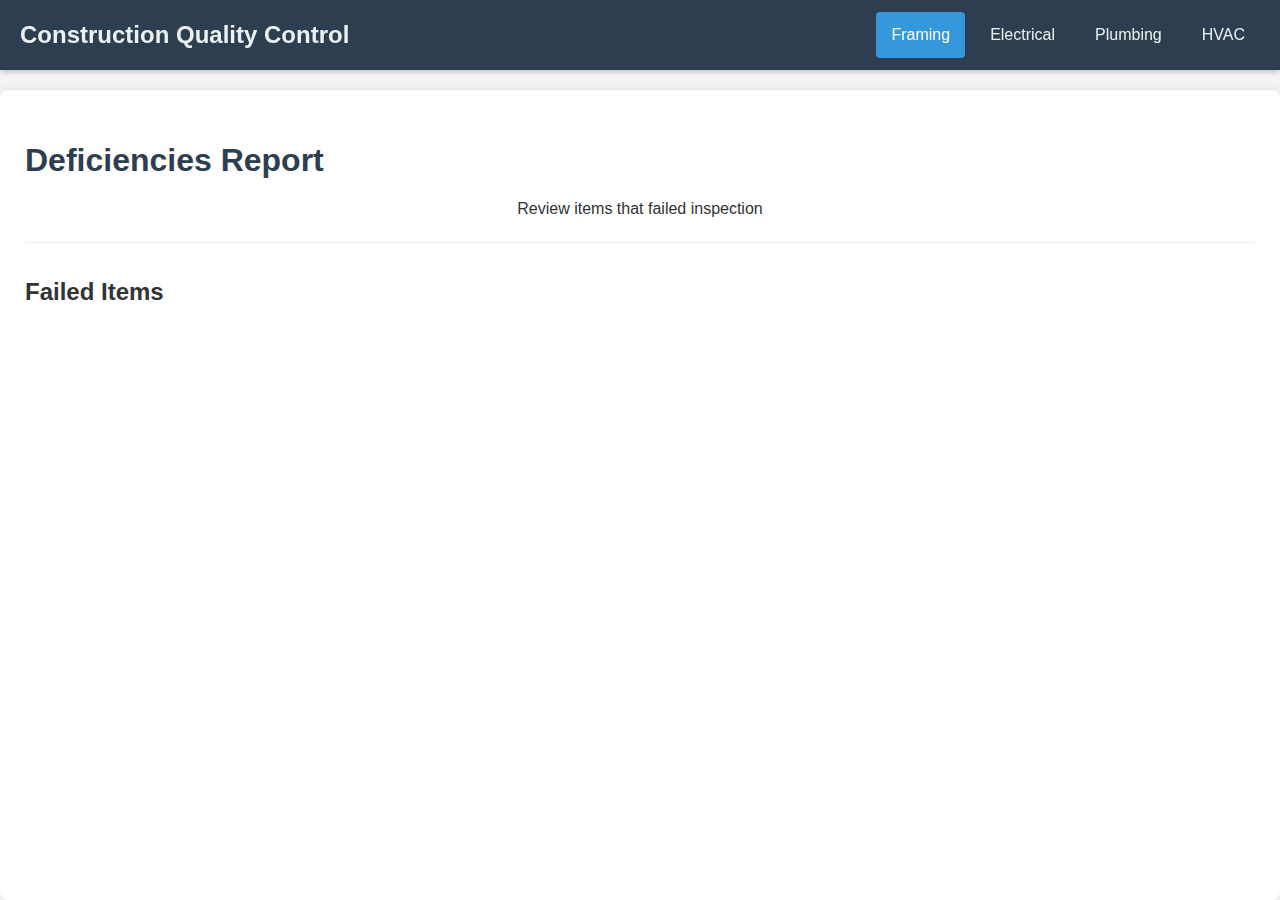
<file: final_layout_test.html>
<!DOCTYPE html>
<html lang="en">
<head>
    <meta charset="UTF-8">
    <meta name="viewport" content="width=device-width, initial-scale=1.0">
    <title>Final Test - Deficiencies Page Layout</title>
    <link rel="stylesheet" href="css/style.css">
</head>
<body>
    <nav class="navbar">
        <div class="nav-brand">
            <span class="company-banner">Construction Quality Control</span>
        </div>
        <div class="nav-tabs">
            <a href="framing-reports.html" class="nav-tab active">Framing</a>
            <a href="#" class="nav-tab">Electrical</a>
            <a href="#" class="nav-tab">Plumbing</a>
            <a href="#" class="nav-tab">HVAC</a>
        </div>
    </nav>

    <div class="container">
        <header>
            <div class="header-flex">
                <h1>Deficiencies Report</h1>
            </div>
            <p>Review items that failed inspection</p>
        </header>

        <main>
            <div class="deficiencies-list">
                <h2>Failed Items</h2>
                <div id="deficiencies-container">
                    <!-- Deficiencies will be loaded here -->
                </div>
            </div>
        </main>
    </div>

    <script>
        // Sample inspection items
        const sampleItems = [
            { id: 1, name: "Wall Plate Alignment", description: "Check that wall plates are properly aligned" },
            { id: 2, name: "Stud Spacing", description: "Verify studs are spaced correctly (16\" or 24\" OC)" },
            { id: 3, name: "Top Plate Overlap", description: "Ensure top plates overlap at corners and T-joints" },
            { id: 4, name: "Bracing Installation", description: "Check that bracing is properly installed" },
            { id: 5, name: "Rough Opening Dimensions", description: "Verify door/window openings are correct size" },
            { id: 6, name: "Header Installation", description: "Check headers are properly sized and installed" },
            { id: 7, name: "Sill Sealing", description: "Ensure sill plates are properly sealed" },
            { id: 8, name: "Lateral Restraint", description: "Verify lateral restraint is properly installed" }
        ];

        // Mock localStorage data for testing
        localStorage.setItem('inspectionResults', JSON.stringify({
            1: 'fail',
            2: 'fail',
            3: 'pass'
        }));
        
        localStorage.setItem('storedDeficiencyDescriptions', JSON.stringify({
            1: ['Wall plate not properly aligned with foundation anchor bolts', 'Gap exceeds 1/4 inch tolerance'],
            2: ['Studs spaced at 18" OC instead of required 16" OC']
        }));

        // DOM elements
        const deficienciesContainer = document.getElementById('deficiencies-container');

        // Get saved results and find failed items
        const savedResults = JSON.parse(localStorage.getItem('inspectionResults') || '{}');
        const storedDescriptions = JSON.parse(localStorage.getItem('storedDeficiencyDescriptions') || '{}');
        const failedItems = sampleItems.filter(item => savedResults[item.id] === 'fail');

        // Clear the container
        deficienciesContainer.innerHTML = '';

        if (failedItems.length === 0) {
            deficienciesContainer.innerHTML = '<p>No deficiencies found. All items have passed inspection.</p>';
            return;
        }

        // Create and display failed items
        failedItems.forEach(item => {
            const itemElement = document.createElement('div');
            itemElement.className = 'deficiency-item';

            // Get any stored descriptions for this item
            const descriptions = storedDescriptions[item.id] || [];
            let descriptionHTML = `<div class="deficiency-description">${item.description}</div>`;

            if (descriptions.length > 0) {
                // Create collapsible section for additional descriptions
                descriptionHTML += `
                    <div class="additional-descriptions-container">
                        <div class="additional-descriptions-header">
                            <h4>Additional Details</h4>
                            <button type="button" class="toggle-button" data-target="additional-descriptions-content-${item.id}">
                                <span class="toggle-icon">▼</span>
                            </button>
                        </div>
                        <div id="additional-descriptions-content-${item.id}" class="additional-descriptions-content">
                `;
                
                descriptions.forEach(desc => {
                    descriptionHTML += `<div class="additional-description"><p>${desc}</p></div>`;
                });
                
                descriptionHTML += `
                        </div>
                    </div>
                `;
            } else {
                descriptionHTML += '<div class="additional-descriptions"></div>'; // Empty container if no descriptions
            }

            itemElement.innerHTML = `
                <div class="deficiency-header">
                    <div class="deficiency-name">${item.name}</div>
                    <span class="status-badge status-fail">FAILED</span>
                </div>
                <div class="deficiency-description">${item.description}</div>
                <div class="deficiency-content-wrapper">
                    ${descriptionHTML.replace(`<div class="deficiency-description">${item.description}</div>`, '')}
                </div>
            `;

            deficienciesContainer.appendChild(itemElement);
            
            // Add toggle functionality for additional descriptions if they exist
            if (descriptions.length > 0) {
                const toggleButton = itemElement.querySelector(`.additional-descriptions-header .toggle-button`);
                if (toggleButton) {
                    toggleButton.addEventListener('click', function() {
                        const targetId = this.getAttribute('data-target');
                        const targetElement = document.getElementById(targetId);
                        
                        if (targetElement.style.display === 'none') {
                            targetElement.style.display = 'block';
                            this.querySelector('.toggle-icon').textContent = '▼';
                        } else {
                            targetElement.style.display = 'none';
                            this.querySelector('.toggle-icon').textContent = '▶';
                        }
                    });
                }
            }
        });

        // Initialize collapsible sections
        document.addEventListener('DOMContentLoaded', function() {
            // Set initial state for all toggle icons to collapsed (▶)
            const toggleIcons = document.querySelectorAll('.toggle-icon');
            toggleIcons.forEach(icon => {
                if (!icon.dataset.initialized) {
                    icon.textContent = '▶'; // Default to collapsed
                    icon.dataset.initialized = 'true';
                }
            });
            
            // Also hide the content sections by default
            const contentSections = document.querySelectorAll('.deficiency-content, .deficiency-display-content, .additional-descriptions-content');
            contentSections.forEach(section => {
                section.style.display = 'none';
            });
        });
    </script>
</body>
</html>
</file>
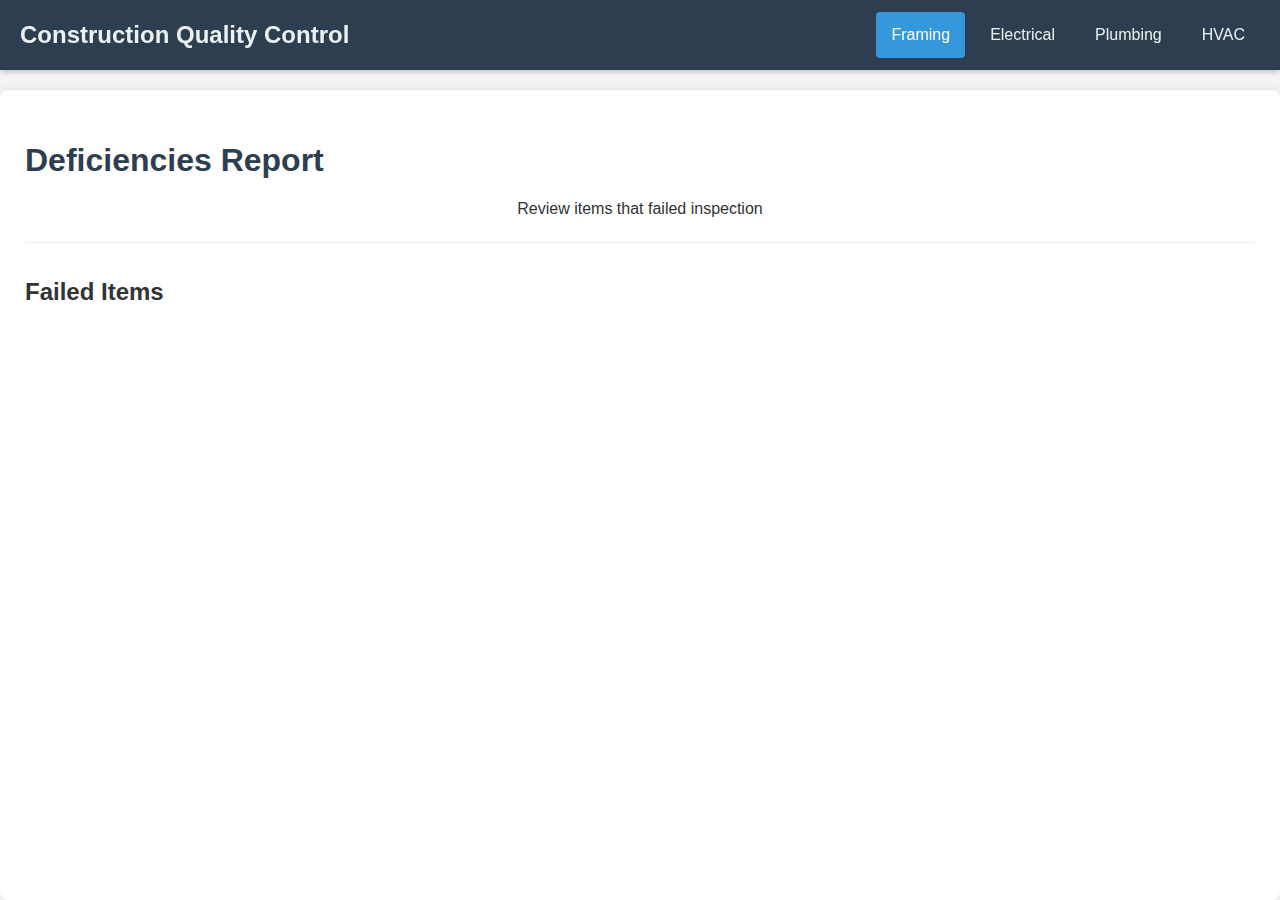
<file: test_deficiencies.html>
<!DOCTYPE html>
<html lang="en">
<head>
    <meta charset="UTF-8">
    <meta name="viewport" content="width=device-width, initial-scale=1.0">
    <title>Test Deficiencies Page</title>
    <link rel="stylesheet" href="css/style.css">
</head>
<body>
    <nav class="navbar">
        <div class="nav-brand">
            <span class="company-banner">Construction Quality Control</span>
        </div>
        <div class="nav-tabs">
            <a href="framing-reports.html" class="nav-tab active">Framing</a>
            <a href="#" class="nav-tab">Electrical</a>
            <a href="#" class="nav-tab">Plumbing</a>
            <a href="#" class="nav-tab">HVAC</a>
        </div>
    </nav>

    <div class="container">
        <header>
            <div class="header-flex">
                <h1>Deficiencies Report</h1>
            </div>
            <p>Review items that failed inspection</p>
        </header>

        <main>
            <div class="deficiencies-list">
                <h2>Failed Items</h2>
                <div id="deficiencies-container">
                    <!-- Deficiencies will be loaded here -->
                </div>
            </div>
        </main>
    </div>

    <script>
        // Sample inspection items
        const sampleItems = [
            { id: 1, name: "Wall Plate Alignment", description: "Check that wall plates are properly aligned" },
            { id: 2, name: "Stud Spacing", description: "Verify studs are spaced correctly (16\" or 24\" OC)" },
            { id: 3, name: "Top Plate Overlap", description: "Ensure top plates overlap at corners and T-joints" },
            { id: 4, name: "Bracing Installation", description: "Check that bracing is properly installed" },
            { id: 5, name: "Rough Opening Dimensions", description: "Verify door/window openings are correct size" },
            { id: 6, name: "Header Installation", description: "Check headers are properly sized and installed" },
            { id: 7, name: "Sill Sealing", description: "Ensure sill plates are properly sealed" },
            { id: 8, name: "Lateral Restraint", description: "Verify lateral restraint is properly installed" }
        ];

        // Mock localStorage data for testing
        localStorage.setItem('inspectionResults', JSON.stringify({
            1: 'fail',
            2: 'fail',
            3: 'pass'
        }));
        
        localStorage.setItem('storedDeficiencyDescriptions', JSON.stringify({
            1: ['Wall plate not properly aligned with foundation anchor bolts', 'Gap exceeds 1/4 inch tolerance'],
            2: ['Studs spaced at 18" OC instead of required 16" OC']
        }));

        // DOM elements
        const deficienciesContainer = document.getElementById('deficiencies-container');

        // Get saved results and find failed items
        const savedResults = JSON.parse(localStorage.getItem('inspectionResults') || '{}');
        const storedDescriptions = JSON.parse(localStorage.getItem('storedDeficiencyDescriptions') || '{}');
        const failedItems = sampleItems.filter(item => savedResults[item.id] === 'fail');

        // Clear the container
        deficienciesContainer.innerHTML = '';

        if (failedItems.length === 0) {
            deficienciesContainer.innerHTML = '<p>No deficiencies found. All items have passed inspection.</p>';
            return;
        }

        // Create and display failed items
        failedItems.forEach(item => {
            const itemElement = document.createElement('div');
            itemElement.className = 'deficiency-item';

            // Get any stored descriptions for this item
            const descriptions = storedDescriptions[item.id] || [];
            let descriptionHTML = `<div class="deficiency-description">${item.description}</div>`;

            if (descriptions.length > 0) {
                // Create collapsible section for additional descriptions
                descriptionHTML += `
                    <div class="additional-descriptions-container">
                        <div class="additional-descriptions-header">
                            <h4>Additional Details</h4>
                            <button type="button" class="toggle-button" data-target="additional-descriptions-content-${item.id}">
                                <span class="toggle-icon">▼</span>
                            </button>
                        </div>
                        <div id="additional-descriptions-content-${item.id}" class="additional-descriptions-content">
                `;
                
                descriptions.forEach(desc => {
                    descriptionHTML += `<div class="additional-description"><p>${desc}</p></div>`;
                });
                
                descriptionHTML += `
                        </div>
                    </div>
                `;
            } else {
                descriptionHTML += '<div class="additional-descriptions"></div>'; // Empty container if no descriptions
            }

            itemElement.innerHTML = `
                <div class="deficiency-header">
                    <div class="deficiency-name">${item.name}</div>
                    <span class="status-badge status-fail">FAILED</span>
                </div>
                <div class="deficiency-description">${item.description}</div>
                <div class="deficiency-content-wrapper">
                    ${descriptionHTML.replace(`<div class="deficiency-description">${item.description}</div>`, '')}
                </div>
            `;

            deficienciesContainer.appendChild(itemElement);
            
            // Add toggle functionality for additional descriptions if they exist
            if (descriptions.length > 0) {
                const toggleButton = itemElement.querySelector(`.additional-descriptions-header .toggle-button`);
                if (toggleButton) {
                    toggleButton.addEventListener('click', function() {
                        const targetId = this.getAttribute('data-target');
                        const targetElement = document.getElementById(targetId);
                        
                        if (targetElement.style.display === 'none') {
                            targetElement.style.display = 'block';
                            this.querySelector('.toggle-icon').textContent = '▼';
                        } else {
                            targetElement.style.display = 'none';
                            this.querySelector('.toggle-icon').textContent = '▶';
                        }
                    });
                }
            }
        });

        // Initialize collapsible sections
        document.addEventListener('DOMContentLoaded', function() {
            // Set initial state for all toggle icons to collapsed (▶)
            const toggleIcons = document.querySelectorAll('.toggle-icon');
            toggleIcons.forEach(icon => {
                if (!icon.dataset.initialized) {
                    icon.textContent = '▶'; // Default to collapsed
                    icon.dataset.initialized = 'true';
                }
            });
            
            // Also hide the content sections by default
            const contentSections = document.querySelectorAll('.deficiency-content, .deficiency-display-content, .additional-descriptions-content');
            contentSections.forEach(section => {
                section.style.display = 'none';
            });
        });
    </script>
</body>
</html>
</file>
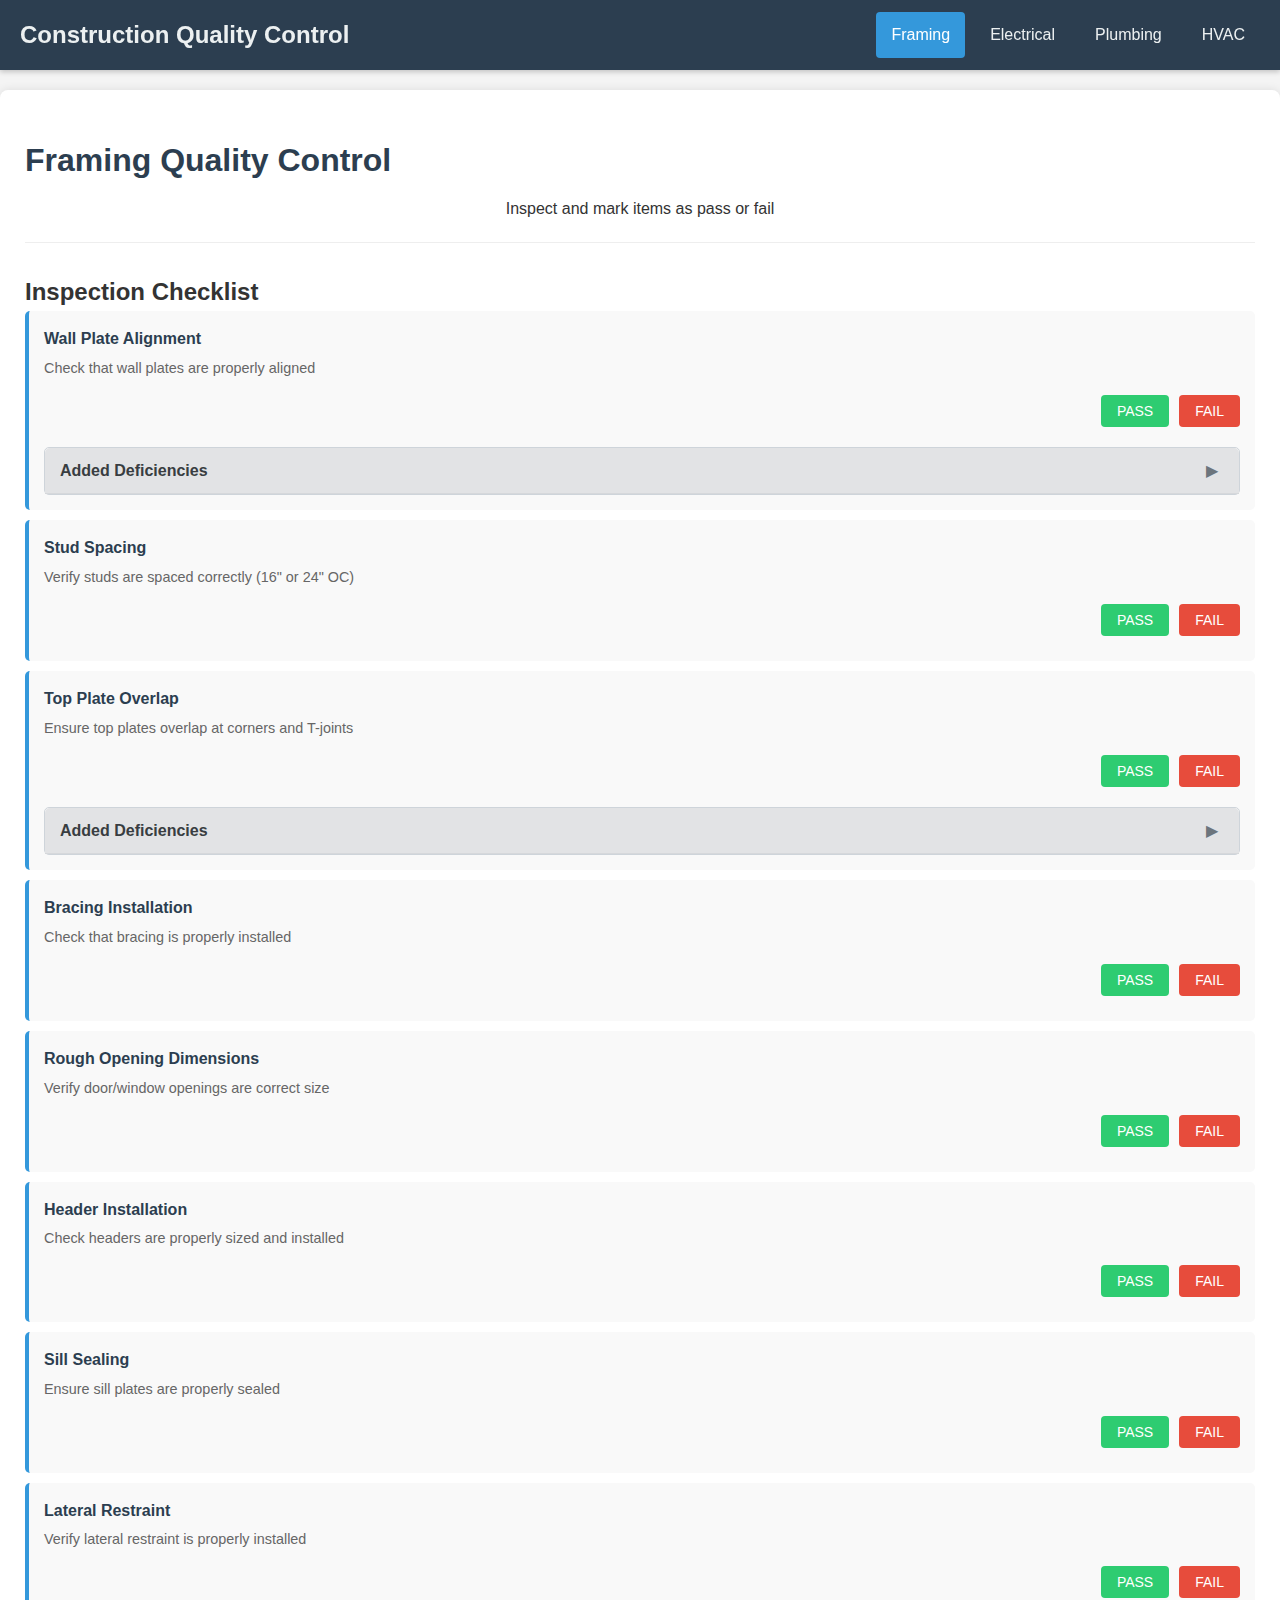
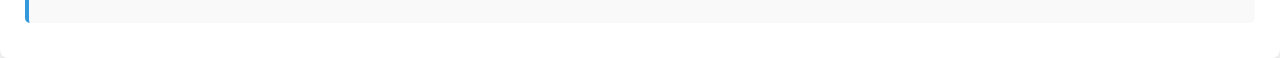
<file: test_inspection.html>
<!DOCTYPE html>
<html lang="en">
<head>
    <meta charset="UTF-8">
    <meta name="viewport" content="width=device-width, initial-scale=1.0">
    <title>Test Inspection Page</title>
    <link rel="stylesheet" href="css/style.css">
</head>
<body>
    <nav class="navbar">
        <div class="nav-brand">
            <span class="company-banner">Construction Quality Control</span>
        </div>
        <div class="nav-tabs">
            <a href="framing-reports.html" class="nav-tab active">Framing</a>
            <a href="#" class="nav-tab">Electrical</a>
            <a href="#" class="nav-tab">Plumbing</a>
            <a href="#" class="nav-tab">HVAC</a>
        </div>
    </nav>

    <div class="container">
        <header>
            <div class="header-flex">
                <h1>Framing Quality Control</h1>
            </div>
            <p>Inspect and mark items as pass or fail</p>
        </header>

        <main>
            <div class="inspection-list">
                <h2>Inspection Checklist</h2>
                <div id="items-container">
                    <!-- Items will be dynamically added here -->
                </div>
            </div>
        </main>
    </div>

    <script>
        // Sample inspection items
        const sampleItems = [
            { id: 1, name: "Wall Plate Alignment", description: "Check that wall plates are properly aligned" },
            { id: 2, name: "Stud Spacing", description: "Verify studs are spaced correctly (16\" or 24\" OC)" },
            { id: 3, name: "Top Plate Overlap", description: "Ensure top plates overlap at corners and T-joints" },
            { id: 4, name: "Bracing Installation", description: "Check that bracing is properly installed" },
            { id: 5, name: "Rough Opening Dimensions", description: "Verify door/window openings are correct size" },
            { id: 6, name: "Header Installation", description: "Check headers are properly sized and installed" },
            { id: 7, name: "Sill Sealing", description: "Ensure sill plates are properly sealed" },
            { id: 8, name: "Lateral Restraint", description: "Verify lateral restraint is properly installed" }
        ];

        // DOM elements
        const itemsContainer = document.getElementById('items-container');

        // Mock localStorage data for testing
        localStorage.setItem('inspectionResults', JSON.stringify({
            1: 'fail',
            2: 'pass',
            3: 'fail'
        }));
        
        localStorage.setItem('storedDeficiencyDescriptions', JSON.stringify({
            1: ['Wall plate not properly aligned with foundation anchor bolts', 'Gap exceeds 1/4 inch tolerance'],
            3: ['Top plates do not overlap at corner joint']
        }));

        // Get saved results from localStorage
        const savedResults = JSON.parse(localStorage.getItem('inspectionResults') || '{}');
        const storedDescriptions = JSON.parse(localStorage.getItem('storedDeficiencyDescriptions') || '{}');

        // Create and display items
        sampleItems.forEach(item => {
            const itemElement = document.createElement('div');
            itemElement.className = 'inspection-item';

            // Get saved status for this item, default to 'pending'
            const savedStatus = savedResults[item.id] || 'pending';

            itemElement.innerHTML = `
                <div class="item-info">
                    <div class="item-name">${item.name}</div>
                    <div class="item-description">${item.description}</div>
                </div>
                <div class="button-group">
                    <button class="btn-pass ${savedStatus === 'pass' ? 'active' : ''}" data-id="${item.id}">PASS</button>
                    <button class="btn-fail ${savedStatus === 'fail' ? 'active' : ''}" data-id="${item.id}">FAIL</button>
                </div>
            `;
            itemElement.setAttribute('data-id', item.id);

            itemsContainer.appendChild(itemElement);

            // If the item is marked as failed and has stored descriptions, show them
            if (savedStatus === 'fail' && storedDescriptions[item.id] && storedDescriptions[item.id].length > 0) {
                // Create the deficiency display section with collapsible header
                const deficiencyDisplay = document.createElement('div');
                deficiencyDisplay.id = `deficiency-display-${item.id}`;
                deficiencyDisplay.className = 'deficiency-display';

                // Create header with toggle
                const displayHeader = document.createElement('div');
                displayHeader.className = 'deficiency-display-header';
                displayHeader.innerHTML = `
                    <h4>Added Deficiencies</h4>
                    <button type="button" class="toggle-button" data-target="deficiency-display-content-${item.id}">
                        <span class="toggle-icon">▼</span>
                    </button>
                `;

                deficiencyDisplay.appendChild(displayHeader);

                // Create content section
                const displayContent = document.createElement('div');
                displayContent.id = `deficiency-display-content-${item.id}`;
                displayContent.className = 'deficiency-display-content';

                // Add each stored description
                storedDescriptions[item.id].forEach(desc => {
                    const descParagraph = document.createElement('p');
                    descParagraph.textContent = desc;
                    displayContent.appendChild(descParagraph);
                });

                deficiencyDisplay.appendChild(displayContent);

                itemElement.appendChild(deficiencyDisplay);

                // Add toggle functionality to the display section
                const displayToggle = displayHeader.querySelector('.toggle-button');
                displayToggle.addEventListener('click', function() {
                    const targetId = this.getAttribute('data-target');
                    const targetElement = document.getElementById(targetId);
                    
                    if (targetElement.style.display === 'none') {
                        targetElement.style.display = 'block';
                        this.querySelector('.toggle-icon').textContent = '▼';
                    } else {
                        targetElement.style.display = 'none';
                        this.querySelector('.toggle-icon').textContent = '▶';
                    }
                });
            }
        });

        // Initialize collapsible sections
        document.addEventListener('DOMContentLoaded', function() {
            // Set initial state for all toggle icons to collapsed (▶)
            const toggleIcons = document.querySelectorAll('.toggle-icon');
            toggleIcons.forEach(icon => {
                if (!icon.dataset.initialized) {
                    icon.textContent = '▶'; // Default to collapsed
                    icon.dataset.initialized = 'true';
                }
            });
            
            // Also hide the content sections by default
            const contentSections = document.querySelectorAll('.deficiency-content, .deficiency-display-content, .additional-descriptions-content');
            contentSections.forEach(section => {
                section.style.display = 'none';
            });
        });

        // Handle PASS button click
        document.querySelectorAll('.btn-pass').forEach(button => {
            button.addEventListener('click', function() {
                const itemId = parseInt(this.getAttribute('data-id'));
                
                // Remove any existing deficiency sections
                const existingDescSection = document.getElementById(`deficiency-desc-${itemId}`);
                if (existingDescSection) {
                    existingDescSection.remove();
                }
                
                // Remove any existing display sections
                const existingDisplaySection = document.getElementById(`deficiency-display-${itemId}`);
                if (existingDisplaySection) {
                    existingDisplaySection.remove();
                }
                
                // Update button states
                this.classList.add('active');
                const failBtn = document.querySelector(`.btn-fail[data-id="${itemId}"]`);
                if (failBtn) failBtn.classList.remove('active');
                
                // Save the result
                saveResult(itemId, 'pass');
            });
        });

        // Handle FAIL button click
        document.querySelectorAll('.btn-fail').forEach(button => {
            button.addEventListener('click', function() {
                const itemId = parseInt(this.getAttribute('data-id'));
                
                // Update button states
                this.classList.add('active');
                const passBtn = document.querySelector(`.btn-pass[data-id="${itemId}"]`);
                if (passBtn) passBtn.classList.remove('active');
                
                // Save the result
                saveResult(itemId, 'fail');
                
                // Show the deficiency description section for this item
                showDeficiencyDescriptionSection(itemId);
            });
        });

        // Show the deficiency description section for a specific item
        function showDeficiencyDescriptionSection(itemId) {
            const itemElement = document.querySelector(`.inspection-item[data-id="${itemId}"]`);
            if (!itemElement) return;

            // Check if the section already exists
            const existingSection = document.getElementById(`deficiency-desc-${itemId}`);
            if (existingSection) {
                existingSection.style.display = 'block';
                return;
            }

            // Create the deficiency description section
            const deficiencySection = document.createElement('div');
            deficiencySection.id = `deficiency-desc-${itemId}`;
            deficiencySection.className = 'deficiency-description-section';

            // Create the header with toggle button
            const headerSection = document.createElement('div');
            headerSection.className = 'deficiency-header';
            headerSection.innerHTML = `
                <h4>Deficiency Details</h4>
                <button type="button" class="toggle-button" data-target="deficiency-desc-content-${itemId}">
                    <span class="toggle-icon">▼</span>
                </button>
            `;

            // Create the content section
            const contentSection = document.createElement('div');
            contentSection.id = `deficiency-desc-content-${itemId}`;
            contentSection.className = 'deficiency-content';

            contentSection.innerHTML = `
                <div class="deficiency-input-container">
                    <label for="deficiency-desc-input-${itemId}">Deficiency Description:</label>
                    <textarea id="deficiency-desc-input-${itemId}" placeholder="Describe the deficiency..."></textarea>
                    <button class="btn-ok" data-id="${itemId}">OK</button>
                </div>
            `;

            deficiencySection.appendChild(headerSection);
            deficiencySection.appendChild(contentSection);

            itemElement.appendChild(deficiencySection);

            // Add event listener to the toggle button
            const toggleButton = headerSection.querySelector('.toggle-button');
            toggleButton.addEventListener('click', function() {
                const targetId = this.getAttribute('data-target');
                const targetElement = document.getElementById(targetId);
                
                if (targetElement.style.display === 'none') {
                    targetElement.style.display = 'block';
                    this.querySelector('.toggle-icon').textContent = '▼';
                } else {
                    targetElement.style.display = 'none';
                    this.querySelector('.toggle-icon').textContent = '▶';
                }
            });

            // Add event listener to the OK button
            const okButton = contentSection.querySelector('.btn-ok');
            okButton.addEventListener('click', function() {
                const descInput = document.getElementById(`deficiency-desc-input-${itemId}`);
                const description = descInput.value.trim();

                if (description) {
                    // Store the description in localStorage
                    storeDeficiencyDescription(itemId, description);

                    // Find the item element again to append the display
                    const itemEl = document.querySelector(`.inspection-item[data-id="${itemId}"]`);

                    // Create a display div if it doesn't exist
                    let displayDiv = document.getElementById(`deficiency-display-${itemId}`);
                    if (!displayDiv) {
                        displayDiv = document.createElement('div');
                        
                        // Create header with toggle for the display section too
                        const displayHeader = document.createElement('div');
                        displayHeader.className = 'deficiency-display-header';
                        displayHeader.innerHTML = `
                            <h4>Added Deficiencies</h4>
                            <button type="button" class="toggle-button" data-target="deficiency-display-content-${itemId}">
                                <span class="toggle-icon">▼</span>
                            </button>
                        `;
                        
                        displayDiv.appendChild(displayHeader);
                        
                        const displayContent = document.createElement('div');
                        displayContent.id = `deficiency-display-content-${itemId}`;
                        displayContent.className = 'deficiency-display-content';
                        displayDiv.id = `deficiency-display-${itemId}`;
                        displayDiv.className = 'deficiency-display';
                        
                        displayDiv.appendChild(displayContent);
                        
                        itemEl.appendChild(displayDiv);
                        
                        // Add toggle functionality to the display section
                        const displayToggle = displayHeader.querySelector('.toggle-button');
                        displayToggle.addEventListener('click', function() {
                            const targetId = this.getAttribute('data-target');
                            const targetElement = document.getElementById(targetId);
                            
                            if (targetElement.style.display === 'none') {
                                targetElement.style.display = 'block';
                                this.querySelector('.toggle-icon').textContent = '▼';
                            } else {
                                targetElement.style.display = 'none';
                                this.querySelector('.toggle-icon').textContent = '▶';
                            }
                        });
                    }

                    // Add the description to the display content
                    const descParagraph = document.createElement('p');
                    descParagraph.textContent = description;
                    const displayContent = displayDiv.querySelector('.deficiency-display-content');
                    displayContent.appendChild(descParagraph);

                    // Clear the input field
                    descInput.value = '';

                    // Hide the input section after adding the description
                    contentSection.style.display = 'none';
                    
                    // Update toggle icon to reflect hidden state
                    toggleButton.querySelector('.toggle-icon').textContent = '▶';
                }
            });
        }

        // Store deficiency description in localStorage
        function storeDeficiencyDescription(itemId, description) {
            let storedDescriptions = JSON.parse(localStorage.getItem('storedDeficiencyDescriptions') || '{}');
            if (!storedDescriptions[itemId]) {
                storedDescriptions[itemId] = [];
            }
            storedDescriptions[itemId].push(description);
            localStorage.setItem('storedDeficiencyDescriptions', JSON.stringify(storedDescriptions));
        }

        // Save result to localStorage
        function saveResult(itemId, status) {
            let results = JSON.parse(localStorage.getItem('inspectionResults') || '{}');
            results[itemId] = status;
            localStorage.setItem('inspectionResults', JSON.stringify(results));
        }
    </script>
</body>
</html>
</file>
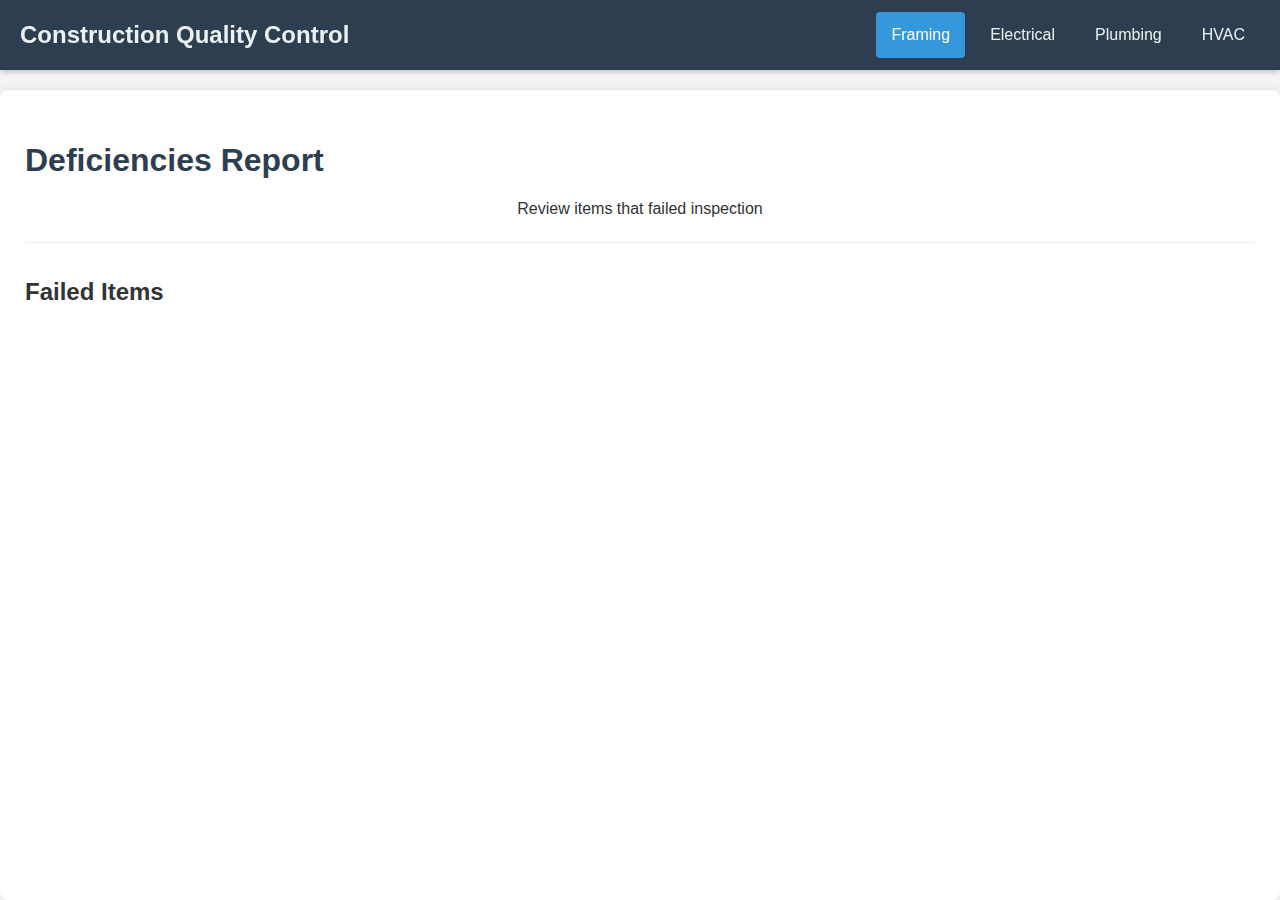
<file: updated_test_deficiencies.html>
<!DOCTYPE html>
<html lang="en">
<head>
    <meta charset="UTF-8">
    <meta name="viewport" content="width=device-width, initial-scale=1.0">
    <title>Test Deficiencies Page - Updated Layout</title>
    <link rel="stylesheet" href="css/style.css">
</head>
<body>
    <nav class="navbar">
        <div class="nav-brand">
            <span class="company-banner">Construction Quality Control</span>
        </div>
        <div class="nav-tabs">
            <a href="framing-reports.html" class="nav-tab active">Framing</a>
            <a href="#" class="nav-tab">Electrical</a>
            <a href="#" class="nav-tab">Plumbing</a>
            <a href="#" class="nav-tab">HVAC</a>
        </div>
    </nav>

    <div class="container">
        <header>
            <div class="header-flex">
                <h1>Deficiencies Report</h1>
            </div>
            <p>Review items that failed inspection</p>
        </header>

        <main>
            <div class="deficiencies-list">
                <h2>Failed Items</h2>
                <div id="deficiencies-container">
                    <!-- Deficiencies will be loaded here -->
                </div>
            </div>
        </main>
    </div>

    <script>
        // Sample inspection items
        const sampleItems = [
            { id: 1, name: "Wall Plate Alignment", description: "Check that wall plates are properly aligned" },
            { id: 2, name: "Stud Spacing", description: "Verify studs are spaced correctly (16\" or 24\" OC)" },
            { id: 3, name: "Top Plate Overlap", description: "Ensure top plates overlap at corners and T-joints" },
            { id: 4, name: "Bracing Installation", description: "Check that bracing is properly installed" },
            { id: 5, name: "Rough Opening Dimensions", description: "Verify door/window openings are correct size" },
            { id: 6, name: "Header Installation", description: "Check headers are properly sized and installed" },
            { id: 7, name: "Sill Sealing", description: "Ensure sill plates are properly sealed" },
            { id: 8, name: "Lateral Restraint", description: "Verify lateral restraint is properly installed" }
        ];

        // Mock localStorage data for testing
        localStorage.setItem('inspectionResults', JSON.stringify({
            1: 'fail',
            2: 'fail',
            3: 'pass'
        }));
        
        localStorage.setItem('storedDeficiencyDescriptions', JSON.stringify({
            1: ['Wall plate not properly aligned with foundation anchor bolts', 'Gap exceeds 1/4 inch tolerance'],
            2: ['Studs spaced at 18" OC instead of required 16" OC']
        }));

        // DOM elements
        const deficienciesContainer = document.getElementById('deficiencies-container');

        // Get saved results and find failed items
        const savedResults = JSON.parse(localStorage.getItem('inspectionResults') || '{}');
        const storedDescriptions = JSON.parse(localStorage.getItem('storedDeficiencyDescriptions') || '{}');
        const failedItems = sampleItems.filter(item => savedResults[item.id] === 'fail');

        // Clear the container
        deficienciesContainer.innerHTML = '';

        if (failedItems.length === 0) {
            deficienciesContainer.innerHTML = '<p>No deficiencies found. All items have passed inspection.</p>';
            return;
        }

        // Create and display failed items
        failedItems.forEach(item => {
            const itemElement = document.createElement('div');
            itemElement.className = 'deficiency-item';

            // Get any stored descriptions for this item
            const descriptions = storedDescriptions[item.id] || [];
            let descriptionHTML = `<div class="deficiency-description">${item.description}</div>`;

            if (descriptions.length > 0) {
                // Create collapsible section for additional descriptions
                descriptionHTML += `
                    <div class="additional-descriptions-container">
                        <div class="additional-descriptions-header">
                            <h4>Additional Details</h4>
                            <button type="button" class="toggle-button" data-target="additional-descriptions-content-${item.id}">
                                <span class="toggle-icon">▼</span>
                            </button>
                        </div>
                        <div id="additional-descriptions-content-${item.id}" class="additional-descriptions-content">
                `;
                
                descriptions.forEach(desc => {
                    descriptionHTML += `<div class="additional-description"><p>${desc}</p></div>`;
                });
                
                descriptionHTML += `
                        </div>
                    </div>
                `;
            } else {
                descriptionHTML += '<div class="additional-descriptions"></div>'; // Empty container if no descriptions
            }

            itemElement.innerHTML = `
                <div class="deficiency-header">
                    <div class="deficiency-name">${item.name}</div>
                    <span class="status-badge status-fail">FAILED</span>
                </div>
                <div class="deficiency-description">${item.description}</div>
                <div class="deficiency-content-wrapper">
                    ${descriptionHTML.replace(`<div class="deficiency-description">${item.description}</div>`, '')}
                </div>
            `;

            deficienciesContainer.appendChild(itemElement);
            
            // Add toggle functionality for additional descriptions if they exist
            if (descriptions.length > 0) {
                const toggleButton = itemElement.querySelector(`.additional-descriptions-header .toggle-button`);
                if (toggleButton) {
                    toggleButton.addEventListener('click', function() {
                        const targetId = this.getAttribute('data-target');
                        const targetElement = document.getElementById(targetId);
                        
                        if (targetElement.style.display === 'none') {
                            targetElement.style.display = 'block';
                            this.querySelector('.toggle-icon').textContent = '▼';
                        } else {
                            targetElement.style.display = 'none';
                            this.querySelector('.toggle-icon').textContent = '▶';
                        }
                    });
                }
            }
        });

        // Initialize collapsible sections
        document.addEventListener('DOMContentLoaded', function() {
            // Set initial state for all toggle icons to collapsed (▶)
            const toggleIcons = document.querySelectorAll('.toggle-icon');
            toggleIcons.forEach(icon => {
                if (!icon.dataset.initialized) {
                    icon.textContent = '▶'; // Default to collapsed
                    icon.dataset.initialized = 'true';
                }
            });
            
            // Also hide the content sections by default
            const contentSections = document.querySelectorAll('.deficiency-content, .deficiency-display-content, .additional-descriptions-content');
            contentSections.forEach(section => {
                section.style.display = 'none';
            });
        });
    </script>
</body>
</html>
</file>
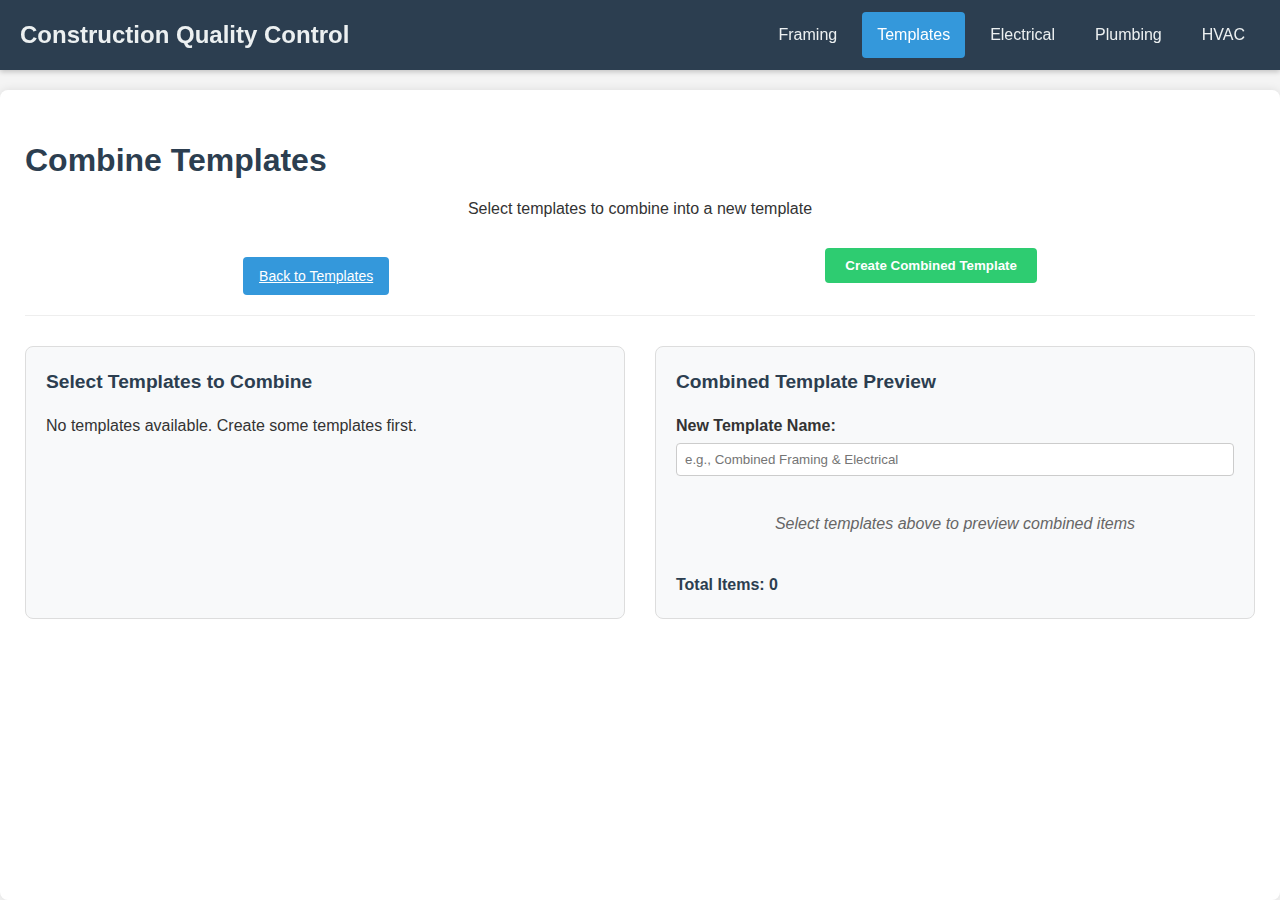
<file: pages/combine-templates.html>
<!DOCTYPE html>
<html lang="en">
<head>
    <meta charset="UTF-8">
    <meta name="viewport" content="width=device-width, initial-scale=1.0">
    <title>Combine Templates - Construction Quality Control</title>
    <link rel="stylesheet" href="../css/style.css">
</head>
<body>
    <nav class="navbar">
        <div class="nav-brand">
            <span class="company-banner">Construction Quality Control</span>
        </div>
        <button class="nav-toggle" id="nav-toggle" aria-label="Toggle navigation">
            <span class="hamburger"></span>
        </button>
        <div class="nav-tabs">
            <a href="framing-reports.html" class="nav-tab">Framing</a>
            <a href="templates.html" class="nav-tab active">Templates</a>
            <a href="#" class="nav-tab">Electrical</a>
            <a href="#" class="nav-tab">Plumbing</a>
            <a href="#" class="nav-tab">HVAC</a>
        </div>
    </nav>

    <div class="container">
        <header>
            <div class="header-flex">
                <h1>Combine Templates</h1>
            </div>
            <p>Select templates to combine into a new template</p>
            <div class="navigation-buttons">
                <a href="templates.html" class="btn-secondary">Back to Templates</a>
                <button id="create-combined-btn" class="btn-primary">Create Combined Template</button>
            </div>
        </header>

        <main>
            <div class="combine-templates">
                <div class="template-selection">
                    <h2>Select Templates to Combine</h2>
                    <div id="templates-list-container">
                        <!-- Template checkboxes will be dynamically added here -->
                    </div>
                </div>

                <div class="combined-preview">
                    <h2>Combined Template Preview</h2>
                    <div class="form-group">
                        <label for="combined-template-name">New Template Name:</label>
                        <input type="text" id="combined-template-name" placeholder="e.g., Combined Framing & Electrical">
                    </div>
                    <div id="combined-items-preview">
                        <p class="preview-info">Select templates above to preview combined items</p>
                    </div>
                    <p class="item-count">Total Items: <span id="total-item-count">0</span></p>
                </div>
            </div>
        </main>
    </div>

    <script src="../js/script.js"></script>
</body>
</html>
</file>
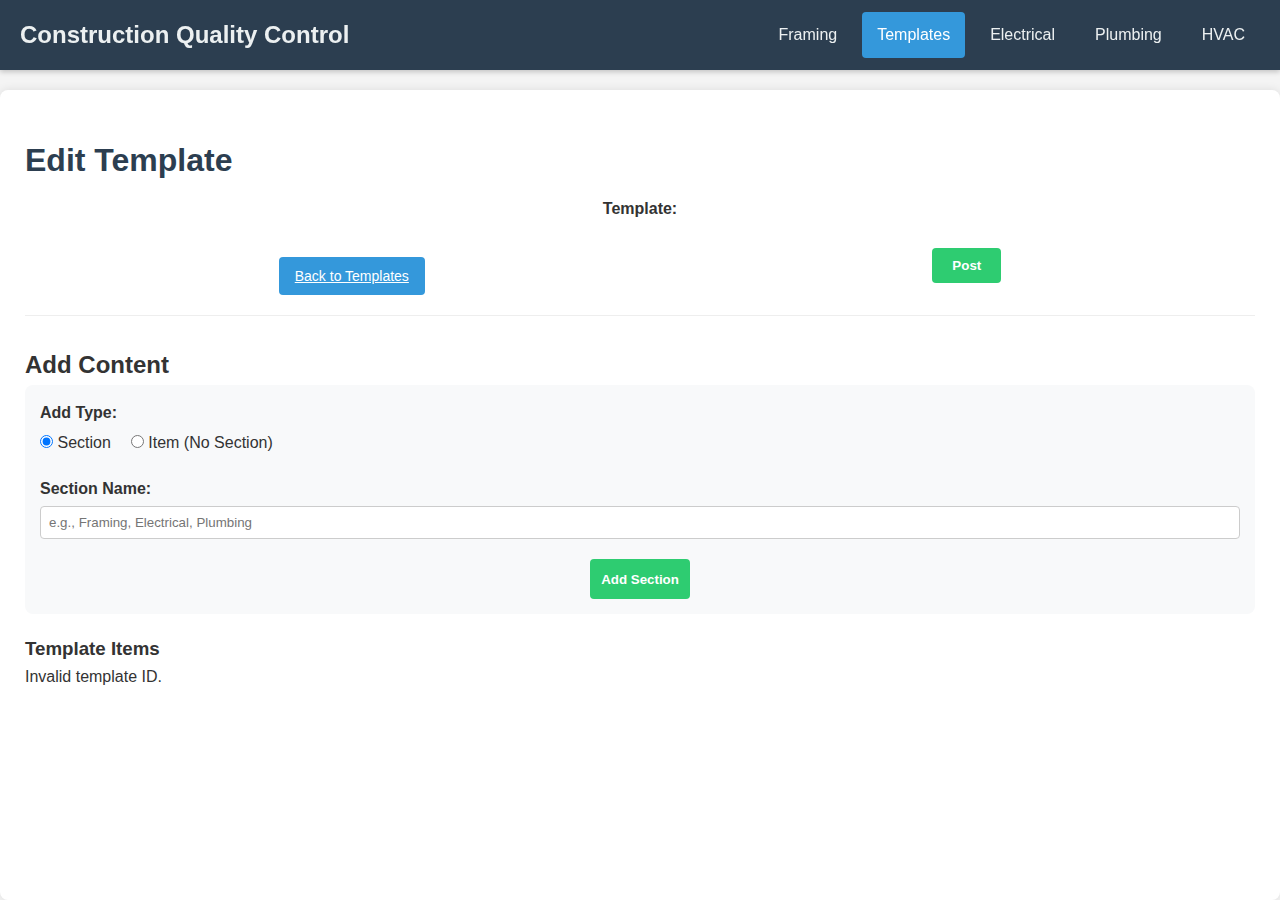
<file: pages/template-editor.html>
<!DOCTYPE html>
<html lang="en">
<head>
    <meta charset="UTF-8">
    <meta name="viewport" content="width=device-width, initial-scale=1.0">
    <title>Edit Template - Construction Quality Control</title>
    <link rel="stylesheet" href="../css/style.css">
    <link rel="stylesheet" href="https://cdnjs.cloudflare.com/ajax/libs/font-awesome/6.5.1/css/all.min.css">
</head>
<body>
    <nav class="navbar">
        <div class="nav-brand">
            <span class="company-banner">Construction Quality Control</span>
        </div>
        <button class="nav-toggle" id="nav-toggle" aria-label="Toggle navigation">
            <span class="hamburger"></span>
        </button>
        <div class="nav-tabs">
            <a href="framing-reports.html" class="nav-tab">Framing</a>
            <a href="templates.html" class="nav-tab active">Templates</a>
            <a href="#" class="nav-tab">Electrical</a>
            <a href="#" class="nav-tab">Plumbing</a>
            <a href="#" class="nav-tab">HVAC</a>
        </div>
    </nav>

    <div class="container">
        <header>
            <div class="header-flex">
                <h1 id="template-title-display">Edit Template</h1>
            </div>
            <div id="template-info">
                <p><strong>Template:</strong> <span id="display-template-name"></span></p>
            </div>
            <div class="navigation-buttons">
                <a href="templates.html" class="btn-secondary">Back to Templates</a>
                <button id="post-template-btn" class="btn-primary">Post</button>
            </div>
        </header>

        <main>
            <div class="template-editor">
                <h2>Add Content</h2>
                <div class="add-item-section">
                    <div class="form-group">
                        <label>Add Type:</label>
                        <div class="add-type-selector">
                            <label class="radio-label">
                                <input type="radio" name="add-type" value="section" checked>
                                <span>Section</span>
                            </label>
                            <label class="radio-label">
                                <input type="radio" name="add-type" value="item">
                                <span>Item (No Section)</span>
                            </label>
                        </div>
                    </div>
                    
                    <!-- Section Mode Form -->
                    <div id="section-mode-form">
                        <div class="form-group" id="section-name-group">
                            <label for="section-name">Section Name:</label>
                            <input type="text" id="section-name" placeholder="e.g., Framing, Electrical, Plumbing">
                        </div>
                        <div class="form-actions">
                            <button id="add-section-btn" class="btn-primary">Add Section</button>
                        </div>
                    </div>
                    
                    <!-- Item Mode Form -->
                    <div id="item-mode-form" style="display: none;">
                        <div class="form-group">
                            <label for="item-name-flat">Item Name:</label>
                            <input type="text" id="item-name-flat" placeholder="e.g., Wall Plate Alignment">
                        </div>
                        <div class="form-actions">
                            <button id="add-item-flat-btn" class="btn-secondary">Add Item</button>
                        </div>
                    </div>
                </div>

                <div class="template-items-list">
                    <h3>Template Items</h3>
                    <div id="template-items-container">
                        <!-- Template items will be dynamically added here -->
                    </div>
                </div>
            </div>
        </main>
    </div>

    <script src="../js/script.js"></script>
</body>
</html>
</file>
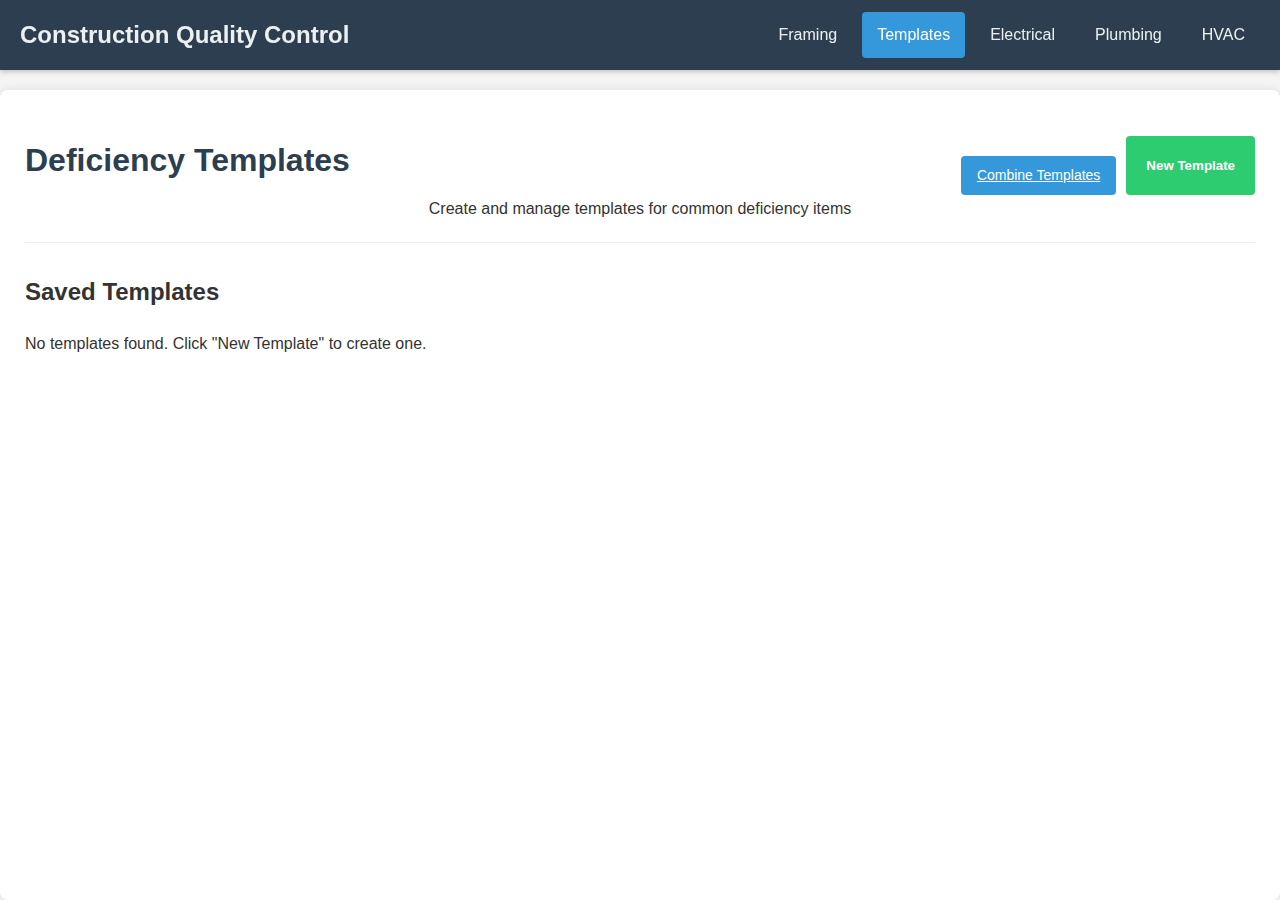
<file: pages/templates.html>
<!DOCTYPE html>
<html lang="en">
<head>
    <meta charset="UTF-8">
    <meta name="viewport" content="width=device-width, initial-scale=1.0">
    <title>Templates - Construction Quality Control</title>
    <link rel="stylesheet" href="../css/style.css">
    <link rel="stylesheet" href="https://cdnjs.cloudflare.com/ajax/libs/font-awesome/6.5.1/css/all.min.css">
</head>
<body>
    <nav class="navbar">
        <div class="nav-brand">
            <span class="company-banner">Construction Quality Control</span>
        </div>
        <button class="nav-toggle" id="nav-toggle" aria-label="Toggle navigation">
            <span class="hamburger"></span>
        </button>
        <div class="nav-tabs">
            <a href="framing-reports.html" class="nav-tab">Framing</a>
            <a href="templates.html" class="nav-tab active">Templates</a>
            <a href="#" class="nav-tab">Electrical</a>
            <a href="#" class="nav-tab">Plumbing</a>
            <a href="#" class="nav-tab">HVAC</a>
        </div>
    </nav>

    <div class="container">
        <header>
            <div class="header-flex">
                <h1>Deficiency Templates</h1>
                <div class="template-actions-header">
                    <a href="combine-templates.html" class="btn-secondary">Combine Templates</a>
                    <button id="new-template-btn" class="btn-primary">New Template</button>
                </div>
            </div>
            <p>Create and manage templates for common deficiency items</p>
        </header>

        <main>
            <div class="templates-list">
                <h2>Saved Templates</h2>
                <div class="template-cards" id="template-cards-container">
                    <!-- Template cards will be dynamically added here -->
                </div>
            </div>
        </main>
    </div>

    <!-- New Template Modal -->
    <div id="template-modal" class="modal">
        <div class="modal-content template-modal-content">
            <span class="close">&times;</span>
            <h2>New Template</h2>
            <form id="template-form">
                <div class="form-group">
                    <label for="template-title">Template Title:</label>
                    <input type="text" id="template-title" name="template-title" placeholder="e.g., Standard Framing Inspection" required>
                </div>
                <div class="form-actions">
                    <button type="button" id="cancel-template-btn" class="btn-secondary">Cancel</button>
                    <button type="submit" class="btn-primary">OK</button>
                </div>
            </form>
        </div>
    </div>

    <script src="../js/script.js"></script>
</body>
</html>
</file>
<file: css/style.css>
/* Reset and base styles */
* {
    margin: 0;
    padding: 0;
    box-sizing: border-box;
}

body {
    font-family: Arial, sans-serif;
    line-height: 1.6;
    color: #333;
    background-color: #f4f4f4;
    padding-top: 70px; /* Space for fixed navbar */
}

.navbar {
    position: fixed;
    top: 0;
    left: 0;
    right: 0;
    height: 70px;
    background-color: #2c3e50;
    color: white;
    display: flex;
    justify-content: space-between;
    align-items: center;
    padding: 0 20px;
    z-index: 1000;
    box-shadow: 0 2px 5px rgba(0,0,0,0.2);
}

.nav-brand {
    display: flex;
    align-items: center;
}

.company-banner {
    font-size: 1.5rem;
    font-weight: bold;
    color: #ecf0f1;
}

.nav-toggle {
    display: none;
    background: none;
    border: none;
    cursor: pointer;
    padding: 10px;
    z-index: 1001;
}

.hamburger {
    display: block;
    width: 25px;
    height: 3px;
    background-color: #ecf0f1;
    position: relative;
    transition: background-color 0.3s;
}

.hamburger::before,
.hamburger::after {
    content: '';
    position: absolute;
    width: 25px;
    height: 3px;
    background-color: #ecf0f1;
    transition: transform 0.3s;
}

.hamburger::before {
    top: -8px;
}

.hamburger::after {
    top: 8px;
}

.nav-toggle.active .hamburger {
    background-color: transparent;
}

.nav-toggle.active .hamburger::before {
    transform: rotate(45deg);
    top: 0;
}

.nav-toggle.active .hamburger::after {
    transform: rotate(-45deg);
    top: 0;
}

.nav-tabs {
    display: flex;
    gap: 10px;
}

/* Nav toggle button (mobile menu) - hidden by default */
.nav-toggle {
    display: none;
    background: none;
    border: none;
    cursor: pointer;
    padding: 8px;
    z-index: 1001;
}

.hamburger {
    display: block;
    width: 25px;
    height: 3px;
    background-color: white;
    position: relative;
    transition: background-color 0.3s;
}

.hamburger::before,
.hamburger::after {
    content: '';
    position: absolute;
    width: 25px;
    height: 3px;
    background-color: white;
    transition: transform 0.3s;
}

.hamburger::before {
    top: -8px;
}

.hamburger::after {
    top: 8px;
}

.nav-tab {
    padding: 10px 15px;
    text-decoration: none;
    color: #ecf0f1;
    border-radius: 4px;
    transition: background-color 0.3s;
}

.nav-tab:hover {
    background-color: #34495e;
}

.nav-tab.active {
    background-color: #3498db;
    color: white;
}

.container {
    max-width: 1800px;
    margin: 0 auto;
    padding: 25px;
    background-color: white;
    min-height: calc(100vh - 90px); /* Adjust for navbar height */
    box-shadow: 0 0 10px rgba(0,0,0,0.1);
    margin-top: 20px;
    border-radius: 8px;
}

.header-flex {
    display: flex;
    justify-content: space-between;
    align-items: center;
    flex-wrap: wrap;
    gap: 15px;
}

.button-group {
    display: flex;
    gap: 10px;
    flex-wrap: wrap;
}

.navigation-buttons {
    display: flex;
    justify-content: space-around;
    align-items: center;
    margin-top: 15px;
    width: 100%;
}

@media (max-width: 600px) {
    .navigation-buttons {
        flex-direction: row;
        gap: 8px;
        align-items: stretch;
    }

    .navigation-buttons .btn-primary,
    .navigation-buttons .btn-secondary,
    .navigation-buttons a {
        flex: 1;
        text-align: center;
        padding: 10px 12px !important;
        font-size: 12px;
        min-width: 0;
        display: flex;
        align-items: center;
        justify-content: center;
        height: 45px !important;
        box-sizing: border-box;
        margin: 0;
    }
}

.btn-primary {
    padding: 10px 20px;
    background-color: #2ecc71;
    color: white;
    text-decoration: none;
    border-radius: 4px;
    font-weight: bold;
    border: none;
    cursor: pointer;
    transition: background-color 0.3s;
}

.btn-primary:hover {
    background-color: #27ae60;
}

.reports-list {
    margin-top: 20px;
}

.reports-section {
    margin-bottom: 25px;
    width: 100%;
    display: block;
    clear: both;
}

.reports-section h2 {
    color: #2c3e50;
    border-bottom: 2px solid #3498db;
    padding-bottom: 6px;
    margin-bottom: 12px;
    font-size: 1rem;
    display: block;
    width: 100%;
}

.reports-section:first-of-type h2 {
    border-bottom-color: #f39c12;
}

.reports-section .report-cards {
    width: 100%;
    display: grid;
}

#report-cards-container {
    display: flex;
    flex-direction: column;
    width: 100%;
}

.report-cards {
    display: grid;
    grid-template-columns: repeat(auto-fill, minmax(200px, 1fr));
    gap: 15px;
    margin-top: 15px;
}

.report-card {
    border: 1px solid #ddd;
    border-radius: 4px;
    padding: 8px;
    background-color: #f9f9f9;
    box-shadow: 0 2px 4px rgba(0,0,0,0.1);
    position: relative;
    padding-top: 30px;
}

.btn-delete-report-card {
    position: absolute;
    top: 6px;
    right: 6px;
    background-color: #f9f9f9;
    color: #999;
    border: 1px solid #ddd;
    border-radius: 4px;
    width: 24px;
    height: 24px;
    cursor: pointer;
    display: flex;
    align-items: center;
    justify-content: center;
    padding: 0;
    transition: all 0.3s;
}

.btn-delete-report-card i {
    font-size: 12px;
}

.btn-delete-report-card:hover {
    background-color: #e74c3c;
    color: white;
    border-color: #e74c3c;
}

.report-card h3 {
    color: #2c3e50;
    margin-bottom: 6px;
    font-size: 1rem;
    font-weight: bold;
}

.report-card p {
    margin: 2px 0;
    color: #666;
    font-size: 0.85rem;
}

.report-actions {
    margin-top: 10px;
    display: flex;
    gap: 8px;
}

.btn-view, .btn-export {
    padding: 8px 14px;
    border: none;
    border-radius: 4px;
    cursor: pointer;
    font-size: 13px;
    font-weight: 500;
    transition: background-color 0.3s;
}

.btn-view {
    background-color: #3498db;
    color: white;
}

.btn-view:hover {
    background-color: #2980b9;
}

.btn-export {
    background-color: #9b59b6;
    color: white;
}

.btn-export:hover {
    background-color: #8e44ad;
}

/* Smaller buttons for completed reports section */
.reports-section:last-of-type .btn-view,
.reports-section:last-of-type .btn-export {
    padding: 7px 12px;
    font-size: 12px;
}

/* Modal Styles */
.modal {
    display: none;
    position: fixed;
    z-index: 1000;
    left: 0;
    top: 0;
    width: 100%;
    height: 100%;
    background-color: rgba(0,0,0,0.5);
}

.modal-content {
    background-color: #fefefe;
    margin: 10% auto;
    padding: 20px;
    border: none;
    border-radius: 8px;
    width: 80%;
    max-width: 500px;
    position: relative;
}

.close {
    color: #aaa;
    float: right;
    font-size: 28px;
    font-weight: bold;
    position: absolute;
    right: 15px;
    top: 10px;
    cursor: pointer;
}

.close:hover,
.close:focus {
    color: #000;
}

.form-group {
    margin-bottom: 15px;
}

.form-group label {
    display: block;
    margin-bottom: 5px;
    font-weight: bold;
}

.form-group input {
    width: 100%;
    padding: 8px;
    border: 1px solid #ccc;
    border-radius: 4px;
    box-sizing: border-box;
}

.form-actions {
    display: flex;
    justify-content: center;
    gap: 10px;
    margin-top: 20px;
}

.form-actions button,
.form-actions .btn-primary,
.form-actions .btn-secondary {
    min-width: 100px;
    height: 40px;
    text-align: center;
    display: flex;
    align-items: center;
    justify-content: center;
    padding: 0;
    box-sizing: border-box;
}

#inspection-modal .form-actions .btn-primary,
#inspection-modal .form-actions .btn-secondary {
    height: 40px !important;
    line-height: 1;
    padding: 0;
    margin: 0;
}

#inspection-details {
    background-color: #f0f8ff;
    padding: 10px;
    border-radius: 5px;
    margin: 10px 0;
}

#inspection-details p {
    margin: 5px 0;
}

.deficiency-description-section {
    margin-top: 15px;
    padding: 0;
    background-color: #fff3cd;
    border: 1px solid #ffeaa7;
    border-radius: 5px;
    width: 100%;
    display: block;
}

.deficiency-header {
    display: flex;
    justify-content: space-between;
    align-items: center;
    padding: 10px 15px;
    background-color: #e2e3e5;
    border-radius: 5px 5px 0 0;
    cursor: pointer;
    border-bottom: 1px solid #d6d8db;
}

.deficiency-name {
    font-weight: bold;
    color: #c0392b;
    flex-grow: 1;
    margin-right: 10px;
}

.deficiency-content {
    padding: 10px;
    background-color: #fff3cd;
    border-radius: 0 0 5px 5px;
}

.deficiency-display-header {
    display: flex;
    justify-content: space-between;
    align-items: center;
    padding: 10px 15px;
    background-color: #e2e3e5;
    border-radius: 5px 5px 0 0;
    cursor: pointer;
    border-bottom: 1px solid #d6d8db;
}

.deficiency-display-header h4 {
    margin: 0;
    font-size: 1rem;
    color: #383d41;
}

.deficiency-display-content {
    padding: 15px;
    background-color: #f8f9fa;
    border-radius: 0 0 5px 5px;
    max-height: 120px; /* Approximately 4 lines */
    overflow-y: auto;
}

.toggle-button {
    background: none;
    border: none;
    font-size: 1rem;
    cursor: pointer;
    padding: 0;
    width: 24px;
    height: 24px;
    display: flex;
    align-items: center;
    justify-content: center;
    color: #6c757d;
}

.toggle-button:hover {
    color: #495057;
}

.deficiency-input-container {
    margin-bottom: 5px;
}

.deficiency-input-container label {
    display: block;
    font-weight: bold;
    margin-bottom: 3px;
    color: #d68910;
}

.deficiency-input-container textarea {
    width: 100%;
    padding: 8px;
    border: 1px solid #ddd;
    border-radius: 4px;
    resize: none;
    min-height: 38px;
    max-height: 200px;
    box-sizing: border-box;
    margin-bottom: 5px;
    overflow-y: auto;
    line-height: 1.5;
}

.btn-ok {
    padding: 8px 16px;
    background-color: #3498db;
    color: white;
    border: none;
    border-radius: 4px;
    cursor: pointer;
    font-size: 14px;
    transition: background-color 0.3s;
}

.btn-ok:hover {
    background-color: #2980b9;
}

.deficiency-display {
    margin-top: 10px;
    width: 100%;
    border: 1px solid #ced4da;
    border-radius: 5px;
}

.deficiency-display p {
    background-color: #f8f9fa;
    padding: 3px 10px;
    border-radius: 4px;
    border-left: 3px solid #e74c3c;
    margin: 1px 0;
    width: 100%;
}

/* Align additional descriptions to the left */
.additional-descriptions {
    margin-top: 10px;
    width: 100%;
}

.additional-descriptions-container {
    margin-top: 10px;
    width: 100%;
    border: 1px solid #ced4da;
    border-radius: 5px;
}

.additional-descriptions-header {
    display: flex;
    justify-content: space-between;
    align-items: center;
    padding: 10px 15px;
    background-color: #e2e3e5;
    border-radius: 5px 5px 0 0;
    cursor: pointer;
    border-bottom: 1px solid #d6d8db;
}

.additional-descriptions-header h4 {
    margin: 0;
    font-size: 1rem;
    color: #383d41;
}

.additional-descriptions-content {
    padding: 15px;
    background-color: #f8f9fa;
    border-radius: 0 0 5px 5px;
}

.additional-description {
    background-color: #f8f9fa;
    padding: 8px;
    border-radius: 4px;
    border-left: 3px solid #e74c3c;
    margin: 5px 0;
    width: 100%;
}

.btn-delete {
    background-color: #e74c3c;
    color: white;
    border: none;
    border-radius: 4px;
    padding: 5px 10px;
    cursor: pointer;
    font-size: 12px;
    align-self: flex-start;
}

/* Align additional descriptions to the left */
.additional-description {
    background-color: #f8f9fa;
    padding: 8px;
    border-radius: 4px;
    border-left: 3px solid #e74c3c;
    margin: 5px 0;
    width: 100%;
}

.btn-delete:hover {
    background-color: #c0392b;
}

header {
    text-align: center;
    padding: 20px 0;
    border-bottom: 1px solid #eee;
    margin-bottom: 30px;
}

header h1 {
    color: #2c3e50;
    margin-bottom: 10px;
}

.inspection-item {
    display: flex;
    flex-direction: column;
    align-items: stretch;
    padding: 15px;
    margin-bottom: 10px;
    background-color: #f9f9f9;
    border-radius: 5px;
    border-left: 4px solid #3498db;
}

.item-info {
    margin-bottom: 15px;
}

.item-name {
    font-weight: bold;
    margin-bottom: 5px;
}

.item-description {
    color: #666;
    font-size: 0.9em;
}

.button-group {
    display: flex;
    gap: 10px;
    justify-content: flex-end;
    margin-bottom: 10px;
}

.btn-pass, .btn-fail, .btn-secondary {
    padding: 8px 16px;
    border: none;
    border-radius: 4px;
    cursor: pointer;
    font-size: 14px;
    transition: background-color 0.3s;
}

.btn-pass {
    background-color: #2ecc71;
    color: white;
}

.btn-pass:hover {
    background-color: #27ae60;
}

.btn-fail {
    background-color: #e74c3c;
    color: white;
}

.btn-fail:hover {
    background-color: #c0392b;
}

.btn-secondary {
    background-color: #3498db;
    color: white;
    margin-top: 20px;
}

.btn-secondary:hover {
    background-color: #2980b9;
}

.deficiency-item {
    padding: 15px;
    margin-bottom: 10px;
    background-color: #ffebee;
    border-radius: 5px;
    border-left: 4px solid #e74c3c;
}

.additional-descriptions {
    margin-top: 10px;
}

.additional-description {
    background-color: #f8f9fa;
    padding: 8px;
    border-radius: 4px;
    border-left: 3px solid #e74c3c;
    margin: 5px 0;
}

.deficiency-header {
    display: flex;
    justify-content: space-between;
    align-items: center;
}

.deficiency-name {
    font-weight: bold;
    color: #c0392b;
}

.deficiency-description {
    margin-top: 5px;
    color: #666;
}

.status-badge {
    display: inline-block;
    padding: 3px 8px;
    border-radius: 12px;
    font-size: 0.8em;
    font-weight: bold;
}

.status-pass {
    background-color: #d4edda;
    color: #155724;
}

.status-fail {
    background-color: #f8d7da;
    color: #721c24;
}

/* Status label next to pass/fail buttons */
.status-label {
    display: inline-block;
    padding: 6px 12px;
    border-radius: 4px;
    font-size: 12px;
    font-weight: bold;
    margin-left: 10px;
    text-transform: uppercase;
}

.status-label.status-pass {
    background-color: #2ecc71;
    color: white;
}

.status-label.status-fail {
    background-color: #e74c3c;
    color: white;
}

.deficiency-content-wrapper {
    width: 100%;
    margin-top: 10px;
}

.deficiency-description {
    color: #666;
    margin-bottom: 10px;
}

/* Deficiency item row with checkbox */
.deficiency-item-row {
    display: flex;
    align-items: flex-start;
    gap: 10px;
    margin-bottom: 8px;
    padding: 5px;
    border-radius: 4px;
    width: 100%;
}

.deficiency-item-row.deficiency-complete {
    opacity: 0.7;
}

.deficiency-item-row .deficiency-text {
    flex-grow: 1;
    margin: 0;
    word-break: break-word;
    font-size: 14px;
    line-height: 1.5;
}

.deficiency-item-row p {
    margin: 0;
}

.deficiency-checkbox {
    width: 18px;
    height: 18px;
    cursor: pointer;
    flex-shrink: 0;
    margin-top: 2px;
}

.deficiency-text {
    margin: 0;
    flex-grow: 1;
    word-break: break-word;
}

.deficiency-text.deficiency-complete {
    text-decoration: line-through;
    color: #888;
}

/* Deficiency header actions (delete button + toggle) */
.deficiency-header-actions {
    display: flex;
    align-items: center;
    gap: 10px;
}

.btn-delete-deficiency-section {
    background-color: #e74c3c;
    color: white;
    border: none;
    border-radius: 4px;
    padding: 4px 10px;
    font-size: 12px;
    cursor: pointer;
    transition: background-color 0.3s;
    display: flex;
    align-items: center;
    gap: 5px;
}

.btn-delete-deficiency-section:hover {
    background-color: #c0392b;
}

.btn-delete-deficiency-item {
    background: none;
    border: none;
    color: #e74c3c;
    cursor: pointer;
    padding: 0 8px;
    border-radius: 4px;
    transition: all 0.3s;
    display: inline-flex;
    align-items: center;
    justify-content: center;
    margin-left: auto;
    flex-shrink: 0;
    font-size: 20px;
    line-height: 1;
    font-weight: bold;
}

.btn-delete-deficiency-item:hover {
    background-color: #e74c3c;
    color: white;
}

.btn-delete-deficiency-section {
    background-color: #e74c3c;
    color: white;
    border: none;
    border-radius: 4px;
    padding: 4px 10px;
    font-size: 12px;
    cursor: pointer;
    transition: background-color 0.3s;
    display: flex;
    align-items: center;
    gap: 5px;
    flex-shrink: 0;
    white-space: nowrap;
}

.btn-delete-deficiency-section:hover {
    background-color: #c0392b;
}

.deficiency-complete {
    text-decoration: line-through;
    color: #888;
}

/* Template styles */
.template-cards {
    display: flex;
    flex-wrap: wrap;
    gap: 15px;
    margin-top: 20px;
}

.template-card {
    border: 1px solid #ddd;
    border-radius: 8px;
    padding: 15px;
    background-color: #f9f9f9;
    box-shadow: 0 2px 4px rgba(0,0,0,0.1);
    cursor: pointer;
    flex: 0 0 auto;
    width: 280px;
}

.btn-delete-template-card {
    position: absolute;
    top: 10px;
    right: 10px;
    background-color: #f9f9f9;
    color: #999;
    border: 1px solid #ddd;
    border-radius: 4px;
    width: 32px;
    height: 32px;
    cursor: pointer;
    display: flex;
    align-items: center;
    justify-content: center;
    padding: 0;
    transition: all 0.3s;
}

.btn-delete-template-card i {
    font-size: 16px;
}

.btn-delete-template-card:hover {
    background-color: #e74c3c;
    color: white;
    border-color: #e74c3c;
}

.template-card h3 {
    color: #2c3e50;
    margin-bottom: 10px;
    margin-top: 15px;
}

.template-card p {
    margin: 5px 0;
    color: #666;
}

.template-actions {
    margin-top: 15px;
    display: flex;
    gap: 10px;
}

.template-card {
    border: 1px solid #ddd;
    border-radius: 8px;
    padding: 15px;
    background-color: #f9f9f9;
    box-shadow: 0 2px 4px rgba(0,0,0,0.1);
    cursor: pointer;
    transition: box-shadow 0.3s;
    position: relative;
    padding-top: 40px;
}

.template-modal-content {
    max-width: 400px;
}

.template-editor {
    margin-top: 20px;
}

.add-item-section {
    background-color: #f8f9fa;
    padding: 15px;
    border-radius: 8px;
    margin-bottom: 20px;
}

.add-item-section .form-group {
    margin-bottom: 15px;
}

.add-item-section label {
    display: block;
    font-weight: bold;
    margin-bottom: 5px;
}

.add-item-section input,
.add-item-section textarea {
    width: 100%;
    padding: 8px;
    border: 1px solid #ccc;
    border-radius: 4px;
    box-sizing: border-box;
}

.add-item-section textarea {
    min-height: 60px;
    resize: vertical;
}

.template-items-list {
    margin-top: 20px;
}

.template-item {
    display: flex;
    justify-content: space-between;
    align-items: center;
    padding: 10px 15px;
    background-color: #f8f9fa;
    border-radius: 4px;
    margin-bottom: 10px;
    border-left: 3px solid #3498db;
}

.template-item-info {
    flex-grow: 1;
}

.template-item-name {
    font-weight: bold;
    color: #2c3e50;
}

.btn-delete-template {
    background-color: #e74c3c;
    color: white;
    border: none;
    border-radius: 4px;
    padding: 5px 10px;
    cursor: pointer;
    font-size: 12px;
}

.btn-delete-template:hover {
    background-color: #c0392b;
}

/* Combine Templates styles */
.template-actions-header {
    display: flex;
    gap: 10px;
}

/* Templates sections */
.templates-section {
    margin-bottom: 30px;
    width: 100%;
    display: block;
}

.templates-section .template-cards {
    display: grid;
    grid-template-columns: repeat(auto-fill, minmax(280px, 1fr));
    gap: 15px;
    margin-top: 20px;
    width: 100%;
}

.templates-section .section-header {
    color: #2c3e50;
    border-bottom: 2px solid #3498db;
    padding-bottom: 10px;
    margin-bottom: 20px;
    font-size: 1.3rem;
    display: block;
    width: 100%;
}

.templates-section:first-of-type .section-header {
    border-bottom-color: #f39c12;
}

.combined-badge {
    position: absolute;
    top: 10px;
    left: 10px;
    background-color: #9b59b6;
    color: white;
    padding: 3px 8px;
    border-radius: 12px;
    font-size: 0.7rem;
    font-weight: bold;
}

.template-card {
    position: relative;
}

/* Inspection section headers */
.template-section-header {
    background-color: #f39c12;
    color: white;
    padding: 10px 15px;
    margin: 15px 0 10px 0;
    border-radius: 4px;
}

.template-section-header h3 {
    margin: 0;
    color: white;
    font-size: 1.1rem;
}

.template-section-header:first-of-type {
    margin-top: 0;
}

.combine-templates {
    display: grid;
    grid-template-columns: 1fr 1fr;
    gap: 30px;
    margin-top: 20px;
}

.template-selection,
.combined-preview {
    background-color: #f8f9fa;
    padding: 20px;
    border-radius: 8px;
    border: 1px solid #ddd;
}

.template-selection h2,
.combined-preview h2 {
    margin-bottom: 15px;
    font-size: 1.2rem;
    color: #2c3e50;
}

.template-check-item {
    padding: 10px;
    margin-bottom: 8px;
    background-color: white;
    border-radius: 4px;
    border: 1px solid #ddd;
}

/* New template selection section styles for combine templates page */
.template-select-section {
    background-color: white;
    border: 1px solid #ddd;
    border-radius: 6px;
    margin-bottom: 12px;
    overflow: hidden;
}

.template-select-header {
    background-color: #f8f9fa;
    padding: 12px 15px;
    border-bottom: 1px solid #ddd;
    display: flex;
    align-items: center;
    justify-content: space-between;
}

.template-select-label {
    display: flex;
    align-items: center;
    gap: 12px;
    cursor: pointer;
    width: 100%;
}

.template-select-title {
    display: flex;
    align-items: center;
    gap: 10px;
    flex-grow: 1;
    font-size: 1rem;
}

.template-select-title strong {
    color: #2c3e50;
}

.template-items-list-display {
    list-style: none;
    padding: 15px;
    margin: 0;
    background-color: #fff;
    max-height: 200px;
    overflow-y: auto;
}

.template-item-list-item {
    padding: 6px 0;
    border-bottom: 1px solid #eee;
    color: #555;
    font-size: 0.9rem;
    display: flex;
    justify-content: space-between;
    align-items: center;
}

.template-item-list-item:last-child {
    border-bottom: none;
}

.item-name-text {
    flex-grow: 1;
}

.btn-delete-template-item {
    background: none;
    border: none;
    color: #999;
    cursor: pointer;
    padding: 4px 8px;
    border-radius: 4px;
    transition: all 0.3s;
    display: flex;
    align-items: center;
    justify-content: center;
}

.btn-delete-template-item:hover {
    background-color: #e74c3c;
    color: white;
}

.btn-delete-template-item i {
    font-size: 14px;
}

/* Flat item styling (items without sections) */
.template-item.flat-item {
    display: flex;
    justify-content: space-between;
    align-items: center;
    padding: 12px 15px;
    background-color: #f8f9fa;
    border-radius: 6px;
    margin-bottom: 10px;
    border-left: 3px solid #2ecc71;
}

.template-item.flat-item .template-item-name {
    font-weight: 600;
    color: #2c3e50;
}

.btn-delete-flat-item {
    background: none;
    border: none;
    color: #999;
    cursor: pointer;
    padding: 6px 10px;
    border-radius: 4px;
    transition: all 0.3s;
    display: flex;
    align-items: center;
    justify-content: center;
}

.btn-delete-flat-item:hover {
    background-color: #e74c3c;
    color: white;
}

.btn-delete-flat-item i {
    font-size: 16px;
}

/* Section add item form */
.section-add-item-form {
    padding: 15px;
    background-color: #f8f9fa;
    border-top: 1px solid #ddd;
    border-radius: 0 0 6px 6px;
}

.section-item-input-group {
    margin-bottom: 10px;
}

.section-item-input-group label {
    display: block;
    font-weight: 600;
    margin-bottom: 5px;
    color: #2c3e50;
    font-size: 0.9rem;
}

.section-item-input-group input {
    width: 100%;
    padding: 8px 12px;
    border: 1px solid #ccc;
    border-radius: 4px;
    font-size: 0.95rem;
}

.section-add-item-form .form-actions {
    margin-top: 0;
    justify-content: flex-start;
}

.btn-add-item-to-section {
    min-width: 100px;
}

/* Delete section button in header */
.btn-delete-section {
    background: none;
    border: none;
    color: #999;
    cursor: pointer;
    padding: 6px 10px;
    border-radius: 4px;
    transition: all 0.3s;
    display: flex;
    align-items: center;
    justify-content: center;
    flex-shrink: 0;
}

.btn-delete-section:hover {
    background-color: #e74c3c;
    color: white;
}

.btn-delete-section i {
    font-size: 16px;
}

/* Collapse toggle button */
.collapse-toggle {
    background: none;
    border: none;
    color: #666;
    cursor: pointer;
    padding: 4px 8px;
    border-radius: 4px;
    transition: all 0.3s;
    display: flex;
    align-items: center;
    justify-content: center;
    flex-shrink: 0;
    margin-right: 5px;
}

.collapse-toggle:hover {
    background-color: #3498db;
    color: white;
}

.collapse-toggle i {
    font-size: 14px;
}

/* Section content container */
.section-content {
    transition: max-height 0.3s ease-out, opacity 0.3s ease;
    overflow: hidden;
}

.section-content.collapsed {
    max-height: 0;
    opacity: 0;
}

.section-content:not(.collapsed) {
    max-height: 2000px;
    opacity: 1;
}

.template-select-title {
    display: flex;
    align-items: center;
    gap: 10px;
    flex-grow: 1;
    font-size: 1rem;
    flex-shrink: 1;
}

.no-items-message {
    padding: 15px;
    color: #888;
    font-style: italic;
    text-align: center;
}

/* Add type selector radio buttons */
.add-type-selector {
    display: flex;
    gap: 20px;
    margin-bottom: 15px;
}

.radio-label {
    display: flex;
    align-items: center;
    gap: 8px;
    cursor: pointer;
    font-weight: normal;
}

.radio-label input[type="radio"] {
    width: auto;
    margin: 0;
    cursor: pointer;
}

.radio-label span {
    font-weight: 500;
}

.template-check-label {
    display: flex;
    align-items: center;
    gap: 10px;
    cursor: pointer;
    width: 100%;
}

.template-check-text {
    display: flex;
    justify-content: space-between;
    align-items: center;
    width: 100%;
}

.item-count-badge {
    background-color: #3498db;
    color: white;
    padding: 2px 8px;
    border-radius: 12px;
    font-size: 0.75rem;
}

.preview-items-list {
    max-height: 400px;
    overflow-y: auto;
    background-color: white;
    border: 1px solid #ddd;
    border-radius: 4px;
    padding: 10px;
    margin-top: 10px;
}

.preview-item {
    display: flex;
    align-items: center;
    gap: 10px;
    padding: 8px;
    margin-bottom: 5px;
    background-color: #f8f9fa;
    border-radius: 4px;
    font-size: 0.9rem;
}

.preview-item:last-child {
    margin-bottom: 0;
}

.item-number {
    font-weight: bold;
    color: #3498db;
    min-width: 25px;
}

.item-name {
    flex-grow: 1;
    color: #2c3e50;
}

.item-source {
    font-size: 0.8rem;
    color: #666;
    font-style: italic;
}

.preview-info {
    color: #666;
    font-style: italic;
    padding: 20px;
    text-align: center;
}

.item-count {
    margin-top: 15px;
    font-weight: bold;
    color: #2c3e50;
}

@media (max-width: 768px) {
    .combine-templates {
        grid-template-columns: 1fr;
    }
}

@media (max-width: 600px) {
    .navbar {
        justify-content: space-between;
    }

    .nav-toggle {
        display: block;
    }

    .nav-tabs {
        display: none;
        position: absolute;
        top: 70px;
        left: 0;
        right: 0;
        background-color: #2c3e50;
        flex-direction: column;
        padding: 10px 0;
        gap: 5px;
        box-shadow: 0 4px 6px rgba(0,0,0,0.1);
    }

    .nav-tabs.active {
        display: flex;
    }

    .nav-tab {
        padding: 12px 20px;
        text-align: center;
        width: 100%;
    }

    .nav-tab:hover {
        background-color: #34495e;
    }

    .container {
        padding: 10px;
        margin-top: 10px;
    }

    .inspection-item {
        flex-direction: column;
        align-items: flex-start;
        gap: 10px;
    }

    .button-group {
        width: 100%;
        justify-content: center;
    }

    .report-cards {
        grid-template-columns: 1fr;
    }

    .report-card {
        padding-top: 35px;
    }
}

/* Tablet styles */
@media (min-width: 601px) and (max-width: 1024px) {
    .container {
        max-width: 100%;
        padding: 15px;
    }

    .report-cards {
        grid-template-columns: repeat(auto-fill, minmax(150px, 1fr));
        gap: 12px;
    }
}
</file>
